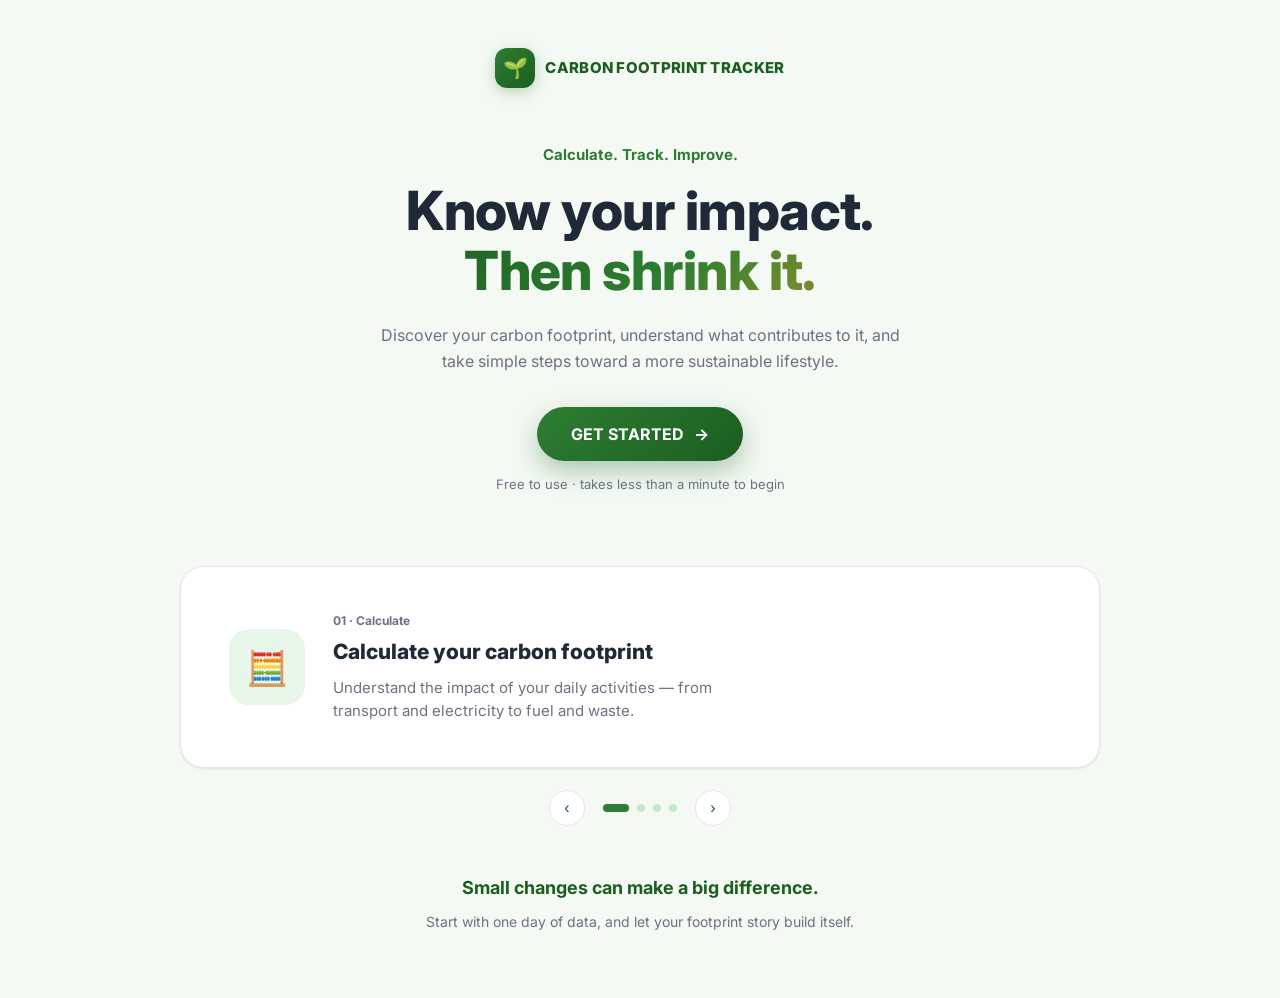
<file: carbontracker/index.html>
<!DOCTYPE html>
<html lang="en">
<head>
<meta charset="UTF-8">
<meta name="viewport" content="width=device-width, initial-scale=1.0">
<title>Carbon Footprint Tracker — Calculate. Track. Improve.</title>
<link rel="stylesheet" href="css/styles.css">
<style>

  html, body {
    background-color: var(--color-bg);
    overflow-x: hidden;
  }

  /* ---------------------------------------------------------
     HERO
  --------------------------------------------------------- */

  .intro {
    min-height: 100vh;
    display: flex;
    flex-direction: column;
    align-items: center;
    padding: 48px 24px 0;
    position: relative;
  }

  .intro-bg {
    position: fixed;
    inset: 0;
    z-index: -1;
    background:
      radial-gradient(650px 420px at 18% 8%, rgba(46,125,50,0.10), transparent 60%),
      radial-gradient(750px 500px at 85% 12%, rgba(249,168,37,0.10), transparent 60%),
      var(--color-bg);
  }

  .intro-brand {
    display: flex;
    align-items: center;
    gap: 10px;
    opacity: 0;
    animation: introRise 0.6s ease forwards;
  }

  .intro-brand-icon {
    width: 40px;
    height: 40px;
    border-radius: 12px;
    background: linear-gradient(135deg, var(--color-primary) 0%, var(--color-primary-dark) 100%);
    display: flex;
    align-items: center;
    justify-content: center;
    font-size: 20px;
    box-shadow: 0 4px 14px rgba(27,94,32,0.25);
  }

  .intro-brand-name {
    font-weight: 800;
    letter-spacing: 0.3px;
    color: var(--color-primary-dark);
    font-size: 15px;
  }

  .intro-hero {
    max-width: 700px;
    text-align: center;
    margin-top: 56px;
  }

  .intro-kicker {
    opacity: 0;
    animation: introRise 0.6s ease 0.08s forwards;
    color: var(--color-primary);
    font-weight: 700;
    font-size: 15px;
    margin-bottom: 14px;
  }

  .intro-title {
    opacity: 0;
    animation: introRise 0.6s ease 0.16s forwards;
    font-size: clamp(34px, 5.6vw, 54px);
    line-height: 1.12;
    font-weight: 800;
    color: var(--color-text);
    letter-spacing: -0.01em;
  }

  .intro-title span {
    display: block;
    background: linear-gradient(135deg, var(--color-primary-dark) 0%, var(--color-primary) 55%, var(--color-accent-orange) 130%);
    -webkit-background-clip: text;
    background-clip: text;
    color: transparent;
  }

  .intro-lede {
    opacity: 0;
    animation: introRise 0.6s ease 0.26s forwards;
    margin: 22px auto 0;
    max-width: 540px;
    color: var(--color-text-muted);
    font-size: 16px;
    line-height: 1.6;
  }

  .intro-cta-row {
    opacity: 0;
    animation: introRise 0.6s ease 0.36s forwards;
    margin-top: 32px;
    display: flex;
    justify-content: center;
  }

  .intro-cta {
    display: inline-flex;
    align-items: center;
    gap: 10px;
    padding: 15px 34px;
    border-radius: 999px;
    background: linear-gradient(135deg, var(--color-primary) 0%, var(--color-primary-dark) 100%);
    color: #fff;
    font-weight: 700;
    font-size: 16px;
    text-decoration: none;
    box-shadow: 0 10px 26px rgba(27,94,32,0.32);
    transition: transform 0.18s ease, box-shadow 0.18s ease;
  }

  .intro-cta:hover {
    transform: translateY(-2px);
    box-shadow: 0 14px 32px rgba(27,94,32,0.4);
  }

  .intro-cta-arrow {
    transition: transform 0.18s ease;
  }

  .intro-cta:hover .intro-cta-arrow {
    transform: translateX(4px);
  }

  .intro-subnote {
    opacity: 0;
    animation: introRise 0.6s ease 0.44s forwards;
    margin-top: 14px;
    font-size: 13px;
    color: var(--color-text-muted);
  }

  @keyframes introRise {
    from { opacity: 0; transform: translateY(14px); }
    to   { opacity: 1; transform: translateY(0); }
  }

  /* ---------------------------------------------------------
     FEATURE SLIDER
  --------------------------------------------------------- */

  .slider-section {
    width: 100%;
    max-width: 920px;
    margin: 72px auto 40px;
  }

  .slider-viewport {
    position: relative;
    overflow: hidden;
    border-radius: 24px;
    background: var(--color-card-bg);
    box-shadow: var(--shadow-card);
    border: 1px solid var(--color-border);
  }

  .slider-track {
    display: flex;
    transition: transform 0.55s cubic-bezier(0.65, 0, 0.35, 1);
  }

  .slide {
    flex: 0 0 100%;
    display: grid;
    grid-template-columns: auto 1fr;
    align-items: center;
    gap: 28px;
    padding: 44px 48px;
    min-height: 200px;
  }

  .slide-icon {
    width: 76px;
    height: 76px;
    border-radius: 20px;
    display: flex;
    align-items: center;
    justify-content: center;
    font-size: 34px;
    flex-shrink: 0;
  }

  .slide:nth-child(1) .slide-icon { background: var(--color-primary-light); }
  .slide:nth-child(2) .slide-icon { background: #e3f2fd; }
  .slide:nth-child(3) .slide-icon { background: #fff8e1; }
  .slide:nth-child(4) .slide-icon { background: #f3e5f5; }

  .slide-num {
    font-size: 12px;
    font-weight: 700;
    color: var(--color-text-muted);
    margin-bottom: 6px;
  }

  .slide-title {
    font-size: 21px;
    font-weight: 800;
    color: var(--color-text);
    margin-bottom: 8px;
  }

  .slide-desc {
    font-size: 15px;
    color: var(--color-text-muted);
    line-height: 1.55;
    max-width: 440px;
  }

  .slider-nav {
    display: flex;
    align-items: center;
    justify-content: center;
    gap: 18px;
    margin-top: 22px;
  }

  .slider-arrow {
    width: 36px;
    height: 36px;
    border-radius: 50%;
    border: 1px solid var(--color-border);
    background: var(--color-card-bg);
    color: var(--color-primary-dark);
    display: flex;
    align-items: center;
    justify-content: center;
    cursor: pointer;
    font-size: 16px;
    transition: background-color 0.15s ease, transform 0.15s ease;
  }

  .slider-arrow:hover {
    background: var(--color-primary-light);
    transform: scale(1.06);
  }

  .slider-dots {
    display: flex;
    gap: 8px;
  }

  .slider-dot {
    width: 8px;
    height: 8px;
    border-radius: 50%;
    background: var(--color-primary-soft);
    cursor: pointer;
    padding: 0;
    border: none;
    transition: width 0.25s ease, background-color 0.25s ease;
  }

  .slider-dot.active {
    width: 26px;
    border-radius: 5px;
    background: var(--color-primary);
  }

  /* ---------------------------------------------------------
     CLOSING BAND
  --------------------------------------------------------- */

  .intro-closer {
    width: 100%;
    max-width: 720px;
    text-align: center;
    margin: 8px auto 64px;
    padding: 0 12px;
  }

  .intro-closer-line {
    font-size: 18px;
    font-weight: 700;
    color: var(--color-primary-dark);
    margin-bottom: 10px;
  }

  .intro-closer-sub {
    font-size: 14px;
    color: var(--color-text-muted);
    line-height: 1.6;
  }

  @media (max-width: 620px) {
    .slide {
      grid-template-columns: 1fr;
      text-align: center;
      padding: 34px 26px;
    }
    .slide-icon { margin: 0 auto; }
    .slide-desc { max-width: none; }
  }

  @media (prefers-reduced-motion: reduce) {
    .intro-brand, .intro-kicker, .intro-title, .intro-lede,
    .intro-cta-row, .intro-subnote {
      animation: none;
      opacity: 1;
    }
    .slider-track { transition: none; }
  }
</style>
</head>
<body>

<div class="intro-bg"></div>

<div class="intro">

  <div class="intro-brand">
    <div class="intro-brand-icon">🌱</div>
    <div class="intro-brand-name">CARBON FOOTPRINT TRACKER</div>
  </div>

  <div class="intro-hero">
    <div class="intro-kicker">Calculate. Track. Improve.</div>
    <h1 class="intro-title">Know your impact.<span>Then shrink it.</span></h1>
    <p class="intro-lede">Discover your carbon footprint, understand what contributes to it, and take simple steps toward a more sustainable lifestyle.</p>

    <div class="intro-cta-row">
      <a href="pages/login.html" class="intro-cta">
        GET STARTED <span class="intro-cta-arrow">→</span>
      </a>
    </div>
    <div class="intro-subnote">Free to use · takes less than a minute to begin</div>
  </div>

  <div class="slider-section">
    <div class="slider-viewport">
      <div class="slider-track" id="sliderTrack">

        <div class="slide">
          <div class="slide-icon">🧮</div>
          <div>
            <div class="slide-num">01 · Calculate</div>
            <div class="slide-title">Calculate your carbon footprint</div>
            <div class="slide-desc">Understand the impact of your daily activities — from transport and electricity to fuel and waste.</div>
          </div>
        </div>

        <div class="slide">
          <div class="slide-icon">📈</div>
          <div>
            <div class="slide-num">02 · Track</div>
            <div class="slide-title">Track your emissions</div>
            <div class="slide-desc">Monitor your footprint and see your progress over time, month after month.</div>
          </div>
        </div>

        <div class="slide">
          <div class="slide-icon">📝</div>
          <div>
            <div class="slide-num">03 · Estimate</div>
            <div class="slide-title">Estimate with a quick quiz</div>
            <div class="slide-desc">Answer a few simple questions to get an estimated footprint in seconds.</div>
          </div>
        </div>

        <div class="slide">
          <div class="slide-icon">💡</div>
          <div>
            <div class="slide-num">04 · Improve</div>
            <div class="slide-title">Improve your impact</div>
            <div class="slide-desc">Get recommendations to make greener choices. Small changes can make a big difference.</div>
          </div>
        </div>

      </div>
    </div>

    <div class="slider-nav">
      <button class="slider-arrow" id="sliderPrev" aria-label="Previous feature">‹</button>
      <div class="slider-dots" id="sliderDots"></div>
      <button class="slider-arrow" id="sliderNext" aria-label="Next feature">›</button>
    </div>
  </div>

  <div class="intro-closer">
    <div class="intro-closer-line">Small changes can make a big difference.</div>
    <div class="intro-closer-sub">Start with one day of data, and let your footprint story build itself.</div>
  </div>

</div>

<script>
(function () {
  var track = document.getElementById('sliderTrack');
  var slides = track.children;
  var dotsWrap = document.getElementById('sliderDots');
  var prevBtn = document.getElementById('sliderPrev');
  var nextBtn = document.getElementById('sliderNext');
  var count = slides.length;
  var current = 0;
  var AUTO_MS = 4200;
  var timer = null;

  for (var i = 0; i < count; i++) {
    var dot = document.createElement('button');
    dot.className = 'slider-dot' + (i === 0 ? ' active' : '');
    dot.setAttribute('aria-label', 'Go to feature ' + (i + 1));
    (function (idx) {
      dot.addEventListener('click', function () { goTo(idx); restart(); });
    })(i);
    dotsWrap.appendChild(dot);
  }
  var dots = dotsWrap.children;

  function render() {
    track.style.transform = 'translateX(-' + (current * 100) + '%)';
    for (var i = 0; i < dots.length; i++) {
      dots[i].classList.toggle('active', i === current);
    }
  }

  function goTo(idx) {
    current = (idx + count) % count;
    render();
  }

  function next() { goTo(current + 1); }
  function prev() { goTo(current - 1); }

  function restart() {
    if (timer) clearInterval(timer);
    timer = setInterval(next, AUTO_MS);
  }

  nextBtn.addEventListener('click', function () { next(); restart(); });
  prevBtn.addEventListener('click', function () { prev(); restart(); });

  var viewport = document.querySelector('.slider-viewport');
  viewport.addEventListener('mouseenter', function () { if (timer) clearInterval(timer); });
  viewport.addEventListener('mouseleave', restart);

  render();
  restart();
})();
</script>

</body>
</html>
</file>
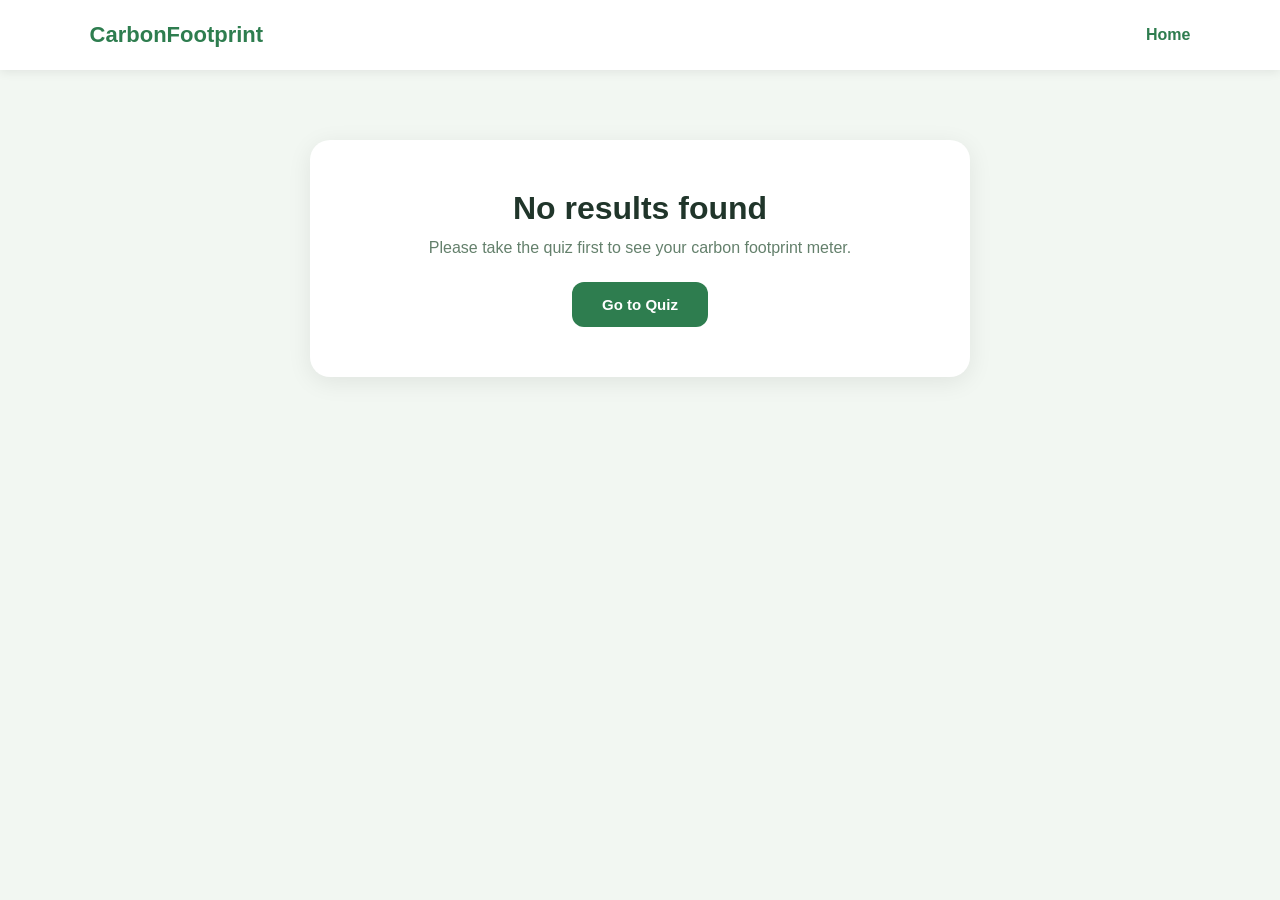
<file: carbontracker/meter/meter.html>
<!DOCTYPE html>
<html lang="en">

<head>

    <meta charset="UTF-8">

    <meta name="viewport"
          content="width=device-width, initial-scale=1.0">

    <title>Your Carbon Footprint Meter</title>

    <link rel="stylesheet" href="meter.css">

</head>

<body>

    <nav>

        <div class="logo">
            CarbonFootprint
        </div>

        <a href="../dashboard.html">
            Home
        </a>

    </nav>


    <main>

        <div class="meter-container" id="meterContainer">

            <h1>Your Carbon Footprint</h1>
            <p class="subtitle">Based on your quiz answers</p>

            <!-- ================= GAUGE ================= -->

            <div class="gauge-wrap">

                <svg viewBox="0 0 200 120" class="gauge-svg">

                    <path class="band band-green"
                          d="M20,100 A80,80 0 0,1 60,30.72" />

                    <path class="band band-yellow"
                          d="M60,30.72 A80,80 0 0,1 140,30.72" />

                    <path class="band band-red"
                          d="M140,30.72 A80,80 0 0,1 180,100" />

                    <line id="needle"
                          x1="100" y1="100"
                          x2="100" y2="32"
                          class="needle" />

                    <circle cx="100" cy="100" r="7" class="needle-hub" />

                </svg>

                <div class="gauge-labels">
                    <span>Low</span>
                    <span>Moderate</span>
                    <span>High</span>
                </div>

            </div>

            <div class="value-block">
                <h2 id="totalValue">0 kg CO₂e/year</h2>
                <p id="tonnesValue">0 tonnes CO₂e/year</p>
                <span id="statusBadge" class="status-badge">Loading...</span>
            </div>


            <!-- ================= BREAKDOWN ================= -->

            <div class="breakdown">

                <div class="stat-card">
                    <div class="stat-icon">🚗</div>
                    <p>Transportation</p>
                    <h3 id="transportValue">0 kg</h3>
                </div>

                <div class="stat-card">
                    <div class="stat-icon">✈️</div>
                    <p>Flights</p>
                    <h3 id="flightsValue">0 kg</h3>
                </div>

                <div class="stat-card">
                    <div class="stat-icon">🍽️</div>
                    <p>Food</p>
                    <h3 id="foodValue">0 kg</h3>
                </div>

                <div class="stat-card">
                    <div class="stat-icon">⚡</div>
                    <p>Electricity</p>
                    <h3 id="electricityValue">0 kg</h3>
                </div>

                <div class="stat-card">
                    <div class="stat-icon">🔥</div>
                    <p>Cooking & Fuel</p>
                    <h3 id="cookingValue">0 kg</h3>
                </div>

                <div class="stat-card">
                    <div class="stat-icon">🛍️</div>
                    <p>Shopping</p>
                    <h3 id="shoppingValue">0 kg</h3>
                </div>

            </div>

            <a href="../quiz/quiz.html" class="retake-btn">
                Take Quiz Again
            </a>
               </div>


        <!-- Shown only if no quiz data is found -->

        <div class="no-data" id="noData" style="display:none;">

            <h1>No results found</h1>

            <p>
                Please take the quiz first to see your carbon
                footprint meter.
            </p>

            <a href="../quiz/quiz.html" class="retake-btn">
                Go to Quiz
            </a>

        </div>

    </main>


    <script src="meter.js"></script>
<script src="../js/data.js"></script>
<script src="../js/quiz-bridge.js"></script>
</body>

</html>
</file>
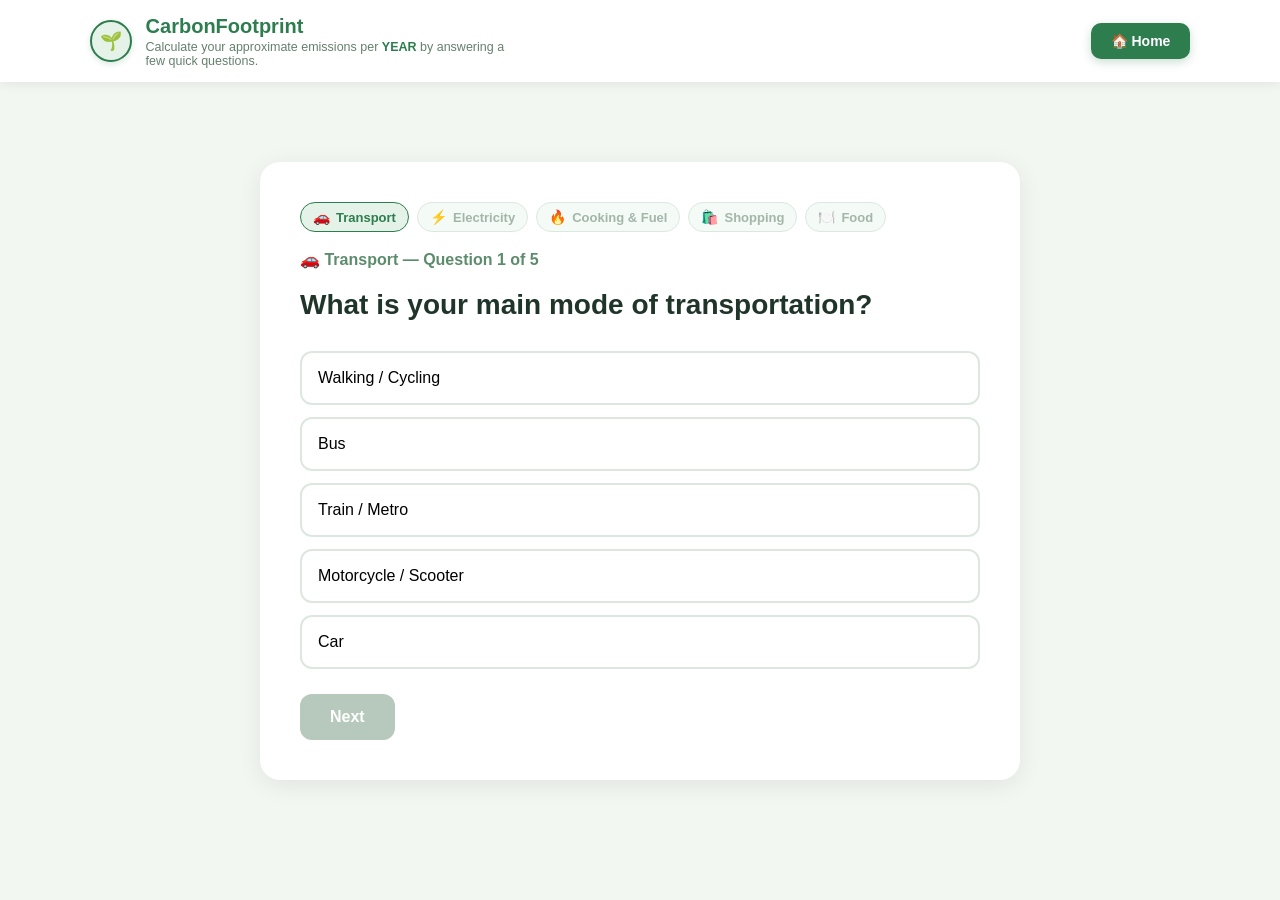
<file: carbontracker/quiz/quiz.html>
<!DOCTYPE html>
<html lang="en">

<head>

    <meta charset="UTF-8">

    <meta name="viewport"
          content="width=device-width, initial-scale=1.0">

    <title>Carbon Footprint Quiz</title>

    <link rel="stylesheet" href="quiz.css">

</head>

<body>

    <nav>

        <div class="logo-group">
            <div class="logo-icon">🌱</div>
            <div>
                <div class="logo">CarbonFootprint</div>
                <p class="logo-subtitle">Calculate your approximate emissions per <strong>YEAR</strong> by answering a few quick questions.</p>
            </div>
        </div>

        <a href="../dashboard.html" class="home-btn">
            🏠 Home
        </a>

    </nav>


    <main>

        <div class="quiz-container">

            <div id="categorySteps" class="category-steps"></div>

            <p id="progress">
                Loading...
            </p>

            <h1 id="question">
                Loading question...
            </h1>

            <div id="options"></div>

            <button id="nextBtn" disabled>
                Next
            </button>

        </div>


        <!-- RESULT -->

        <div id="result">

            <h1>Your Carbon Footprint</h1>

            <div class="result-card">

                <p>Transportation</p>

                <h2 id="transportResult">
                    0 kg CO₂e/year
                </h2>

            </div>


            <div class="result-card">

                <p>Flights</p>

                <h2 id="flightResult">
                    0 kg CO₂e/year
                </h2>

            </div>


            <div class="result-card">

                <p>Food</p>

                <h2 id="foodResult">
                    0 kg CO₂e/year
                </h2>

            </div>


            <div class="total-card">

                <p>Total Annual Footprint</p>

                <h1 id="totalResult">
                    0 kg CO₂e/year
                </h1>

                <h2 id="tonnesResult">
                    0 tonnes CO₂e/year
                </h2>

            </div>

            <a href="quiz.html">
                <button>
                    Take Quiz Again
                </button>
            </a>

        </div>

    </main>


    <script src="script.js"></script>

</body>

</html>
</file>
<file: carbontracker/css/styles.css>
@import url('https://fonts.googleapis.com/css2?family=Inter:wght@400;500;600;700;800&display=swap');

/* ==========================================================================
   Carbon Footprint Tracker — Shared Styles
   Use this file across all pages (Dashboard, History, Tips, Profile, etc.)
   ========================================================================== */

:root {
  /* Colors */
  --color-primary: #2e7d32;
  --color-primary-dark: #1b5e20;
  --color-primary-light: #e8f5e9;
  --color-primary-soft: #c8e6c9;
  --color-accent-orange: #f9a825;
  --color-accent-blue: #1e88e5;
  --color-accent-purple: #8e24aa;
  --color-accent-red: #e53935;

  --color-text: #1f2937;
  --color-text-muted: #6b7280;
  --color-border: #e5e7eb;
  --color-bg: #f4f9f4;
  --color-card-bg: #ffffff;
  --color-sidebar-bg: linear-gradient(180deg, #eef7ee 0%, #e4f2e5 100%);
  --color-sidebar-bg-solid: #eef7ee;
  --shadow-card: 0 1px 3px rgba(27, 94, 32, 0.07), 0 1px 2px rgba(27, 94, 32, 0.05);
  --shadow-card-hover: 0 6px 16px rgba(27, 94, 32, 0.1);

  /* Spacing */
  --space-xs: 4px;
  --space-sm: 8px;
  --space-md: 16px;
  --space-lg: 24px;
  --space-xl: 32px;

  /* Layout */
  --sidebar-width: 240px;
  --radius-card: 16px;
  --radius-btn: 8px;

  /* Font */
  --font-main: "Inter", -apple-system, BlinkMacSystemFont, "Segoe UI", sans-serif;
}

* {
  box-sizing: border-box;
  margin: 0;
  padding: 0;
}

body {
  font-family: var(--font-main);
  background-color: var(--color-bg);
  color: var(--color-text);
  font-size: 14px;
  line-height: 1.5;
}

/* ==========================================================================
   Layout
   ========================================================================== */

.app-layout {
  display: flex;
  min-height: 100vh;
}

.main-content {
  flex: 1;
  padding: var(--space-lg);
  max-width: 1200px;
}

/* ==========================================================================
   Sidebar
   ========================================================================== */

.sidebar {
  width: var(--sidebar-width);
  background: var(--color-sidebar-bg);
  border-right: 1px solid var(--color-border);
  padding: var(--space-lg) var(--space-md);
  display: flex;
  flex-direction: column;
  justify-content: space-between;
}

.sidebar-logo {
  display: flex;
  flex-direction: column;
  align-items: center;
  text-align: center;
  margin-bottom: var(--space-xl);
}

.sidebar-logo-icon {
  width: 48px;
  height: 48px;
  border-radius: 50%;
  border: 2px solid var(--color-primary);
  background: var(--color-primary-light);
  display: flex;
  align-items: center;
  justify-content: center;
  margin-bottom: var(--space-sm);
  color: var(--color-primary);
  font-size: 20px;
  box-shadow: 0 2px 6px rgba(46, 125, 50, 0.18);
}

.sidebar-logo-text {
  font-weight: 700;
  color: var(--color-primary-dark);
  font-size: 15px;
  letter-spacing: 0.5px;
}

.sidebar-nav {
  display: flex;
  flex-direction: column;
  gap: var(--space-xs);
}

.sidebar-link {
  display: flex;
  align-items: center;
  gap: var(--space-sm);
  padding: 10px var(--space-md);
  border-radius: var(--radius-btn);
  color: var(--color-text);
  text-decoration: none;
  font-size: 14px;
  font-weight: 500;
  border-left: 3px solid transparent;
  transition: background-color 0.15s ease, border-color 0.15s ease, transform 0.1s ease;
}

.sidebar-link:hover {
  background-color: var(--color-primary-light);
  border-left-color: var(--color-primary-soft);
}

.sidebar-link.active {
  background-color: var(--color-primary);
  color: #fff;
  border-left-color: var(--color-primary-dark);
  box-shadow: 0 3px 8px rgba(46, 125, 50, 0.25);
}

.sidebar-footer-card {
  background-color: var(--color-primary-light);
  border: 1px solid var(--color-border);
  border-radius: var(--radius-card);
  padding: var(--space-md);
  text-align: center;
  font-size: 13px;
  color: var(--color-primary-dark);
}

/* ==========================================================================
   Collapsible Sidebar — icon-only rail by default, expands on hover.
   Scoped to .sidebar-collapsible so it doesn't affect other pages.
   ========================================================================== */

.sidebar.sidebar-collapsible {
  width: 88px;
  overflow: hidden;
  transition: width 0.22s ease;
}

.sidebar.sidebar-collapsible:hover {
  width: var(--sidebar-width);
}

.sidebar-collapsible .sidebar-link {
  white-space: nowrap;
}

.sidebar-collapsible .sidebar-icon {
  display: inline-flex;
  justify-content: center;
  width: 20px;
  flex-shrink: 0;
}

.sidebar-collapsible .sidebar-logo-text,
.sidebar-collapsible .sidebar-label,
.sidebar-collapsible .sidebar-footer-text {
  opacity: 0;
  transition: opacity 0.12s ease;
}

.sidebar-collapsible:hover .sidebar-logo-text,
.sidebar-collapsible:hover .sidebar-label,
.sidebar-collapsible:hover .sidebar-footer-text {
  opacity: 1;
  transition: opacity 0.2s ease 0.08s;
}

/* ==========================================================================
   Top Bar
   ========================================================================== */

.topbar {
  display: flex;
  justify-content: space-between;
  align-items: center;
  margin-bottom: var(--space-lg);
}

.topbar h1 {
  font-size: 20px;
  font-weight: 700;
}

.topbar p {
  color: var(--color-text-muted);
  font-size: 13px;
  margin-top: 2px;
}

.topbar-icons {
  display: flex;
  align-items: center;
  gap: var(--space-md);
}

.icon-btn {
  width: 36px;
  height: 36px;
  border-radius: 50%;
  display: flex;
  align-items: center;
  justify-content: center;
  background-color: var(--color-card-bg);
  box-shadow: 0 1px 3px rgba(0,0,0,0.08);
  cursor: pointer;
  transition: box-shadow 0.15s ease, transform 0.1s ease;
}

.icon-btn:hover {
  box-shadow: 0 3px 8px rgba(46, 125, 50, 0.2);
}

.icon-btn.profile {
  background: linear-gradient(135deg, var(--color-primary) 0%, var(--color-primary-dark) 100%);
  color: #fff;
  font-weight: 700;
}

/* ==========================================================================
   Profile Dropdown Menu
   ========================================================================== */

.profile-menu {
  position: relative;
}

.profile-dropdown {
  display: none;
  position: absolute;
  top: 48px;
  right: 0;
  min-width: 240px;
  background-color: var(--color-card-bg);
  border: 1px solid var(--color-border);
  border-radius: 12px;
  box-shadow: 0 10px 30px rgba(27, 94, 32, 0.15);
  padding: var(--space-sm);
  z-index: 100;
  animation: dropdown-fade 0.12s ease;
}

.profile-dropdown.open {
  display: block;
}

@keyframes dropdown-fade {
  from { opacity: 0; transform: translateY(-4px); }
  to { opacity: 1; transform: translateY(0); }
}

.profile-dropdown-header {
  display: flex;
  align-items: center;
  gap: 10px;
  padding: 10px 10px 12px;
  border-bottom: 1px solid var(--color-border);
  margin-bottom: 6px;
}

.profile-dropdown-avatar {
  width: 40px;
  height: 40px;
  border-radius: 50%;
  background: linear-gradient(135deg, var(--color-primary) 0%, var(--color-primary-dark) 100%);
  color: #fff;
  display: flex;
  align-items: center;
  justify-content: center;
  font-size: 16px;
  font-weight: 700;
  flex-shrink: 0;
}

.profile-dropdown-name {
  font-weight: 700;
  font-size: 14px;
  color: var(--color-text);
}

.profile-dropdown-email {
  font-size: 12px;
  color: var(--color-text-muted);
}

.profile-dropdown-item {
  display: flex;
  align-items: center;
  gap: 10px;
  width: 100%;
  padding: 9px 10px;
  border-radius: 8px;
  font-size: 13px;
  font-weight: 500;
  color: var(--color-text);
  text-decoration: none;
  background: none;
  border: none;
  text-align: left;
  cursor: pointer;
  font-family: var(--font-main);
  transition: background-color 0.15s ease;
}

.profile-dropdown-item:hover {
  background-color: var(--color-primary-light);
}

.profile-dropdown-divider {
  height: 1px;
  background-color: var(--color-border);
  margin: 6px 0;
}

.profile-dropdown-item.signout {
  color: var(--color-accent-red);
}

.profile-dropdown-item.signout:hover {
  background-color: #ffebee;
}

/* ==========================================================================
   Cards
   ========================================================================== */

.card {
  background-color: var(--color-card-bg);
  border: 1px solid rgba(46, 125, 50, 0.06);
  box-shadow: var(--shadow-card);
  border-radius: var(--radius-card);
  padding: var(--space-lg);
  margin-bottom: var(--space-lg);
  transition: box-shadow 0.2s ease;
}

.card:hover {
  box-shadow: var(--shadow-card-hover);
}

.card-title {
  font-size: 13px;
  font-weight: 700;
  letter-spacing: 0.5px;
  color: var(--color-text-muted);
  text-transform: uppercase;
  margin-bottom: var(--space-md);
}

.card-grid {
  display: grid;
  grid-template-columns: repeat(auto-fit, minmax(180px, 1fr));
  gap: var(--space-md);
}

.stat-card {
  background-color: var(--color-card-bg);
  border: 1px solid rgba(46, 125, 50, 0.06);
  box-shadow: var(--shadow-card);
  border-radius: 12px;
  padding: var(--space-md);
  transition: box-shadow 0.2s ease;
}

.stat-card:hover {
  box-shadow: var(--shadow-card-hover);
}

.stat-card .stat-label {
  font-size: 12px;
  color: var(--color-text-muted);
  margin-bottom: var(--space-xs);
}

.stat-card .stat-value {
  font-size: 24px;
  font-weight: 700;
}

.stat-card .stat-delta {
  font-size: 12px;
  font-weight: 600;
  margin-top: 4px;
}

.stat-delta.positive { color: var(--color-primary); }
.stat-delta.negative { color: var(--color-accent-red); }

/* Highlight animation for a card that was just updated (e.g. after Add Data redirect).
   One keyframe cycle = one blink; iteration-count 2 below makes it blink twice. */
@keyframes ct-card-blink {
  0%   { box-shadow: var(--shadow-card); border-color: rgba(46, 125, 50, 0.06); background-color: var(--color-card-bg); }
  50%  { box-shadow: 0 0 0 3px var(--color-primary-soft); border-color: var(--color-primary); background-color: var(--color-primary-light); }
  100% { box-shadow: var(--shadow-card); border-color: rgba(46, 125, 50, 0.06); background-color: var(--color-card-bg); }
}

.stat-card.ct-highlight {
  animation: ct-card-blink 0.6s ease-in-out 2;
}

/* ==========================================================================
   Icon Circles (used in History Breakdown, Add Data, etc.)
   ========================================================================== */

.icon-circle {
  width: 40px;
  height: 40px;
  border-radius: 50%;
  display: flex;
  align-items: center;
  justify-content: center;
  font-size: 18px;
  flex-shrink: 0;
}
.icon-circle.blue   { background-color: #e3f2fd; }
.icon-circle.orange { background-color: #fff8e1; }
.icon-circle.green  { background-color: #e8f5e9; }
.icon-circle.purple { background-color: #f3e5f5; }

/* ==========================================================================
   Donut Chart (Emission Breakdown)
   ========================================================================== */

.donut-flex {
  display: flex;
  align-items: center;
  gap: 28px;
  flex-wrap: wrap;
  padding: 8px 0;
}

.donut-wrap {
  position: relative;
  width: 140px;
  aspect-ratio: 1;
  flex-shrink: 0;
}

.donut-ring {
  position: absolute;
  inset: 0;
  border-radius: 50%;
  background: var(--color-border);
  transition: background 0.3s ease;
}

.donut-hole {
  position: absolute;
  inset: 22%;
  background: var(--color-card-bg);
  border-radius: 50%;
  display: flex;
  flex-direction: column;
  align-items: center;
  justify-content: center;
  box-shadow: inset 0 0 0 1px rgba(0, 0, 0, 0.04);
  text-align: center;
  padding: 4px;
}

.donut-hole-value {
  font-size: 17px;
  font-weight: 800;
  color: var(--color-text);
  line-height: 1.1;
}

.donut-hole-label {
  font-size: 9px;
  color: var(--color-text-muted);
  font-weight: 600;
  margin-top: 2px;
}

.donut-legend {
  display: flex;
  flex-direction: column;
  gap: 12px;
  flex: 1;
  min-width: 120px;
}

.donut-legend-item {
  display: flex;
  align-items: center;
  gap: 10px;
  font-size: 13px;
  font-weight: 600;
  color: var(--color-text);
}

.donut-legend-dot {
  width: 11px;
  height: 11px;
  border-radius: 50%;
  flex-shrink: 0;
}

.donut-legend-empty {
  font-size: 13px;
  color: var(--color-text-muted);
  font-weight: 500;
}

/* ==========================================================================
   Buttons
   ========================================================================== */

.btn {
  display: inline-flex;
  align-items: center;
  justify-content: center;
  gap: var(--space-sm);
  padding: 10px 20px;
  border-radius: var(--radius-btn);
  font-size: 14px;
  font-weight: 600;
  cursor: pointer;
  border: none;
  transition: opacity 0.15s ease;
}

.btn:hover {
  opacity: 0.9;
}

.btn-primary {
  background: linear-gradient(135deg, var(--color-primary) 0%, var(--color-primary-dark) 100%);
  color: #fff;
  box-shadow: 0 2px 8px rgba(46, 125, 50, 0.25);
}

.btn-outline {
  background-color: transparent;
  border: 1px solid var(--color-primary);
  color: var(--color-primary);
  transition: background-color 0.15s ease, color 0.15s ease;
}

.btn-outline:hover {
  background-color: var(--color-primary-light);
}

.btn-block {
  width: 100%;
}

/* ==========================================================================
   Tags / Badges
   ========================================================================== */

.tag {
  display: inline-block;
  font-size: 11px;
  font-weight: 700;
  padding: 4px 10px;
  border-radius: 20px;
}

.tag-high {
  background-color: #e8f5e9;
  color: var(--color-primary-dark);
}

.tag-medium {
  background-color: #fff8e1;
  color: #a67c00;
}

.tag-low {
  background-color: #ffebee;
  color: var(--color-accent-red);
}

/* ==========================================================================
   Settings — clickable rows
   ========================================================================== */

.settings-item {
  cursor: pointer;
  transition: background-color 0.15s ease;
  border-radius: 8px;
}

.settings-item:hover {
  background-color: var(--color-primary-light);
}

/* ==========================================================================
   Dark Mode
   ========================================================================== */

body.dark-mode {
  --color-text: #f3f4f6;
  --color-text-muted: #9ca3af;
  --color-border: #374151;
  --color-bg: #121712;
  --color-card-bg: #1c211c;
  --color-sidebar-bg: #161a16;
}

body.dark-mode .settings-item:hover {
  background-color: #202920;
}

body.dark-mode select,
body.dark-mode input[type="text"],
body.dark-mode input[type="number"] {
  background-color: #1c211c;
  color: var(--color-text);
  border-color: var(--color-border);
}

body.dark-mode .profile-dropdown-item:hover {
  background-color: #202920;
}

body.dark-mode .profile-dropdown-item.signout:hover {
  background-color: #2a1a1a;
}
.nav-logo {
    width: 40px;
    height: 40px;
    object-fit: contain;
    padding: 3px;
}
.btn {
    text-decoration: none;
}
</file>
<file: carbontracker/meter/meter.css>
* {
    box-sizing: border-box;
    margin: 0;
    padding: 0;
}

body {
    font-family: Arial, sans-serif;
    background: #f2f7f2;
    color: #20352a;
    min-height: 100vh;
}


/* NAVBAR */

nav {
    height: 70px;
    background: #ffffff;
    display: flex;
    align-items: center;
    justify-content: space-between;
    padding: 0 7%;
    box-shadow: 0 2px 10px rgba(0,0,0,0.08);
}

.logo {
    font-size: 22px;
    font-weight: bold;
    color: #2e7d4f;
}

nav a {
    text-decoration: none;
    color: #2e7d4f;
    font-weight: bold;
}


/* MAIN */

main {
    width: 100%;
    max-width: 700px;
    margin: 50px auto;
    padding: 20px;
}

.meter-container {
    background: white;
    padding: 40px;
    border-radius: 20px;
    box-shadow: 0 5px 25px rgba(0,0,0,0.08);
    text-align: center;
}

.meter-container h1 {
    margin-bottom: 6px;
}

.subtitle {
    color: #64806c;
    margin-bottom: 25px;
}


/* GAUGE */

.gauge-wrap {
    max-width: 340px;
    margin: 0 auto 10px;
}

.gauge-svg {
    width: 100%;
    display: block;
}

.band {
    fill: none;
    stroke-width: 18;
    stroke-linecap: round;
}

.band-green {
    stroke: #2ecc71;
}

.band-yellow {
    stroke: #f1c40f;
}

.band-red {
    stroke: #e74c3c;
}

.needle {
    stroke: #20352a;
    stroke-width: 3;
    stroke-linecap: round;
    transition: transform 1s cubic-bezier(0.34, 1.56, 0.64, 1);
    
}

.needle-hub {
    fill: #20352a;
}

.gauge-labels {
    display: flex;
    justify-content: space-between;
    padding: 0 6px;
    font-size: 13px;
    font-weight: bold;
    color: #64806c;
    margin-top: -6px;
}


/* VALUE BLOCK */

.value-block {
    margin: 15px 0 30px;
}

.value-block h2 {
    font-size: 34px;
    color: #20352a;
    margin-bottom: 4px;
}

.value-block p {
    color: #64806c;
    margin-bottom: 12px;
}

.status-badge {
    display: inline-block;
    padding: 8px 22px;
    border-radius: 30px;
    font-weight: bold;
    font-size: 14px;
    color: white;
}

.status-badge.low {
    background: #2ecc71;
}

.status-badge.moderate {
    background: #f1c40f;
    color: #4a3b00;
}

.status-badge.high {
    background: #e74c3c;
}


/* BREAKDOWN */

.breakdown {
    display: grid;
    grid-template-columns: repeat(3, 1fr);
    gap: 15px;
    margin-bottom: 30px;
}

.stat-card {
    background: #f4faf5;
    border: 1px solid #dce8df;
    border-radius: 14px;
    padding: 18px 10px;
}

.stat-icon {
    font-size: 22px;
    margin-bottom: 8px;
}

.stat-card p {
    font-size: 13px;
    color: #64806c;
    margin-bottom: 6px;
}

.stat-card h3 {
    font-size: 16px;
    color: #2e7d4f;
}


/* RETAKE BUTTON */

.retake-btn {
    display: inline-block;
    padding: 14px 30px;
    border-radius: 12px;
    background: #2e7d4f;
    color: white;
    text-decoration: none;
    font-weight: bold;
    font-size: 15px;
}

.retake-btn:hover {
    background: #24633d;
}


/* NO DATA STATE */

.no-data {
    background: white;
    padding: 50px 30px;
    border-radius: 20px;
    box-shadow: 0 5px 25px rgba(0,0,0,0.08);
    text-align: center;
}

.no-data h1 {
    margin-bottom: 12px;
}

.no-data p {
    color: #64806c;
    margin-bottom: 25px;
}


/* MOBILE */

@media (max-width: 600px) {

    nav {
        padding: 0 5%;
    }

    main {
        margin: 25px auto;
        padding: 15px;
    }

    .meter-container {
        padding: 25px 20px;
    }

    .breakdown {
        grid-template-columns: 1fr;
    }
}
</file>
<file: carbontracker/quiz/quiz.css>
* {
    box-sizing: border-box;
    margin: 0;
    padding: 0;
}

body {
    font-family: Arial, sans-serif;
    background: #f2f7f2;
    color: #20352a;
    min-height: 100vh;
}


/* NAVBAR */

nav {
    min-height: 70px;
    background: #ffffff;
    display: flex;
    align-items: center;
    justify-content: space-between;
    gap: 20px;
    flex-wrap: wrap;
    padding: 14px 7%;
    box-shadow: 0 2px 10px rgba(0,0,0,0.08);
}

.logo-group {
    display: flex;
    align-items: center;
    gap: 14px;
}

.logo-icon {
    width: 42px;
    height: 42px;
    border-radius: 50%;
    background: #e4f2e7;
    border: 2px solid #2e7d4f;
    display: flex;
    align-items: center;
    justify-content: center;
    font-size: 18px;
    flex-shrink: 0;
    box-shadow: 0 2px 6px rgba(46, 125, 79, 0.18);
}

.logo {
    font-size: 20px;
    font-weight: bold;
    color: #2e7d4f;
    line-height: 1.2;
}

.logo-subtitle {
    font-size: 12.5px;
    font-weight: 500;
    color: #64806c;
    margin-top: 2px;
    max-width: 380px;
}

.logo-subtitle strong {
    color: #2e7d4f;
}

.home-btn {
    display: inline-flex;
    align-items: center;
    gap: 6px;
    padding: 10px 20px;
    border-radius: 10px;
    background: #2e7d4f;
    color: #ffffff;
    text-decoration: none;
    font-weight: bold;
    font-size: 14px;
    white-space: nowrap;
    box-shadow: 0 3px 10px rgba(46, 125, 79, 0.25);
    transition: opacity 0.15s ease, transform 0.1s ease;
}

.home-btn:hover {
    opacity: 0.92;
}


/* MAIN */

main {
    width: 100%;
    max-width: 800px;
    margin: 60px auto;
    padding: 20px;
}


/* QUIZ */

.quiz-container {
    background: white;
    padding: 40px;
    border-radius: 20px;
    box-shadow: 0 5px 25px rgba(0,0,0,0.08);
}

#progress {
    color: #5d8c6c;
    font-weight: bold;
    margin-bottom: 20px;
}


/* CATEGORY STEPS */

.category-steps {
    display: flex;
    flex-wrap: wrap;
    gap: 8px;
    margin-bottom: 18px;
}

.category-step {
    display: flex;
    align-items: center;
    gap: 6px;
    padding: 6px 12px;
    border-radius: 20px;
    background: #f4faf5;
    border: 1px solid #dce8df;
    font-size: 13px;
    font-weight: bold;
    color: #a3b6aa;
}

.category-step.active {
    background: #e4f2e7;
    border-color: #2e7d4f;
    color: #2e7d4f;
}

.category-step.done {
    background: #eaf6ee;
    border-color: #b7dcc3;
    color: #4d9666;
}

.cat-icon {
    font-size: 14px;
}

#question {
    font-size: 28px;
    margin-bottom: 30px;
}


/* OPTIONS */

#options {
    display: flex;
    flex-direction: column;
    gap: 12px;
}

.option {
    width: 100%;
    padding: 16px;
    background: #ffffff;
    border: 2px solid #dce8df;
    border-radius: 12px;
    text-align: left;
    font-size: 16px;
    cursor: pointer;
    transition: 0.2s;
}

.option:hover {
    border-color: #4d9666;
    background: #f1f8f3;
}

.option.selected {
    border-color: #2e7d4f;
    background: #e4f2e7;
}


/* BUTTON */

#nextBtn,
#result button {
    margin-top: 25px;
    padding: 14px 30px;
    border: none;
    border-radius: 12px;
    background: #2e7d4f;
    color: white;
    font-size: 16px;
    font-weight: bold;
    cursor: pointer;
}

#nextBtn:disabled {
    background: #b7c8bc;
    cursor: not-allowed;
}


/* RESULT */

#result {
    display: none;
    text-align: center;
}

#result > h1 {
    margin-bottom: 30px;
}

.result-card,
.total-card {
    background: white;
    padding: 25px;
    border-radius: 18px;
    margin-bottom: 15px;
    box-shadow: 0 4px 15px rgba(0,0,0,0.06);
}

.result-card p {
    color: #64806c;
    margin-bottom: 8px;
}

.result-card h2 {
    color: #2e7d4f;
}

.total-card {
    margin-top: 25px;
    padding: 35px;
}

.total-card p {
    font-size: 18px;
}

.total-card h1 {
    color: #24633d;
    margin: 10px 0;
}


/* MOBILE */

@media (max-width: 600px) {

    nav {
        padding: 14px 5%;
    }

    .logo-subtitle {
        max-width: 100%;
    }

    .home-btn {
        padding: 8px 16px;
        font-size: 13px;
    }

    main {
        margin: 25px auto;
        padding: 15px;
    }

    .quiz-container {
        padding: 25px 20px;
    }

    #question {
        font-size: 22px;
    }

    .option {
        padding: 14px;
    }

    .category-step {
        padding: 5px 10px;
        font-size: 12px;
    }
}
</file>
